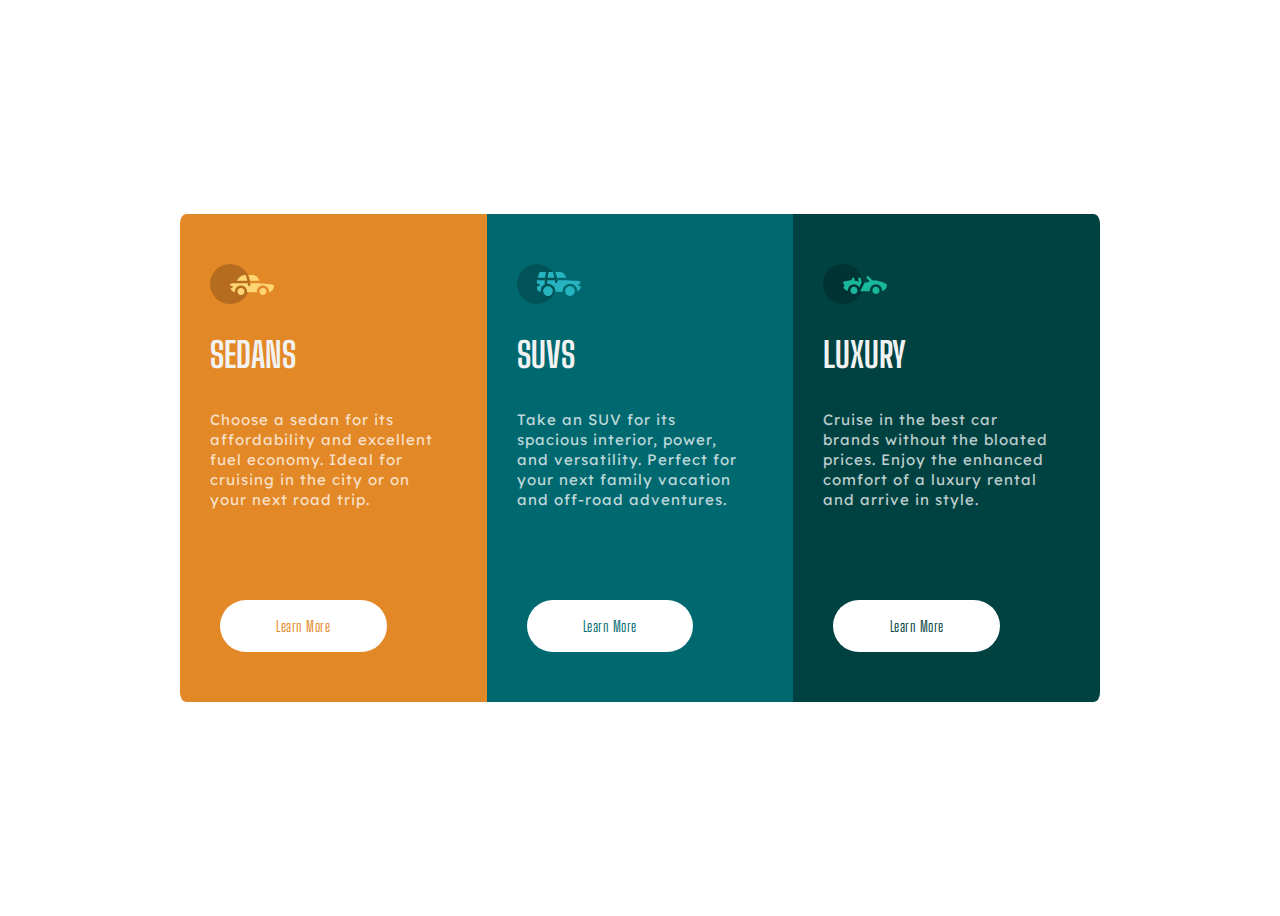
<file: 3-column-preview-card-component-main/index.html>
<!DOCTYPE html>
<html lang="pt-br">
<head>
  <meta charset="UTF-8">
  <meta name="viewport" content="width=device-width, initial-scale=1.0"> <!-- displays site properly based on user's device -->

  <link rel="icon" type="image/png" sizes="32x32" href="./images/favicon-32x32.png">
  <link rel="stylesheet" href="style.css">
  <title>Frontend Mentor | 3-column preview card component</title>

</head>
<body>
  <div class="container">
    <div class="sedans">
      <img src="images\icon-sedans.svg" alt="sedans" class="photo">
      
      <span class="title">
        SEDANS
      </span>

      <p class="text">
        Choose a sedan for its affordability and excellent fuel economy. Ideal for cruising in the city 
        or on your next road trip.
      </p>

      <button class="bt1">
        Learn More
      </button>
    </div>
    
    
    <div class="suvs">
      <img src="images\icon-suvs.svg" alt="suvs" class="photo">

      <span class="title">
        SUVS
      </span>
      
      <p class="text">
        Take an SUV for its spacious interior, power, and versatility. Perfect for your next family vacation 
        and off-road adventures.
      </p>

      <button class="bt2">
        Learn More
      </button>
    </div>

    
    <div class="luxury">
      <img src="images\icon-luxury.svg" alt="luxury" class="photo">
      
      <span class="title">
        LUXURY
      </span>
      
      <p class="text">
        Cruise in the best car brands without the bloated prices. Enjoy the enhanced comfort of a luxury 
        rental and arrive in style.
      </p>

      <button class="bt3">
        Learn More
      </button>
    </div>

  </div>
  </body>
</html>
</file>
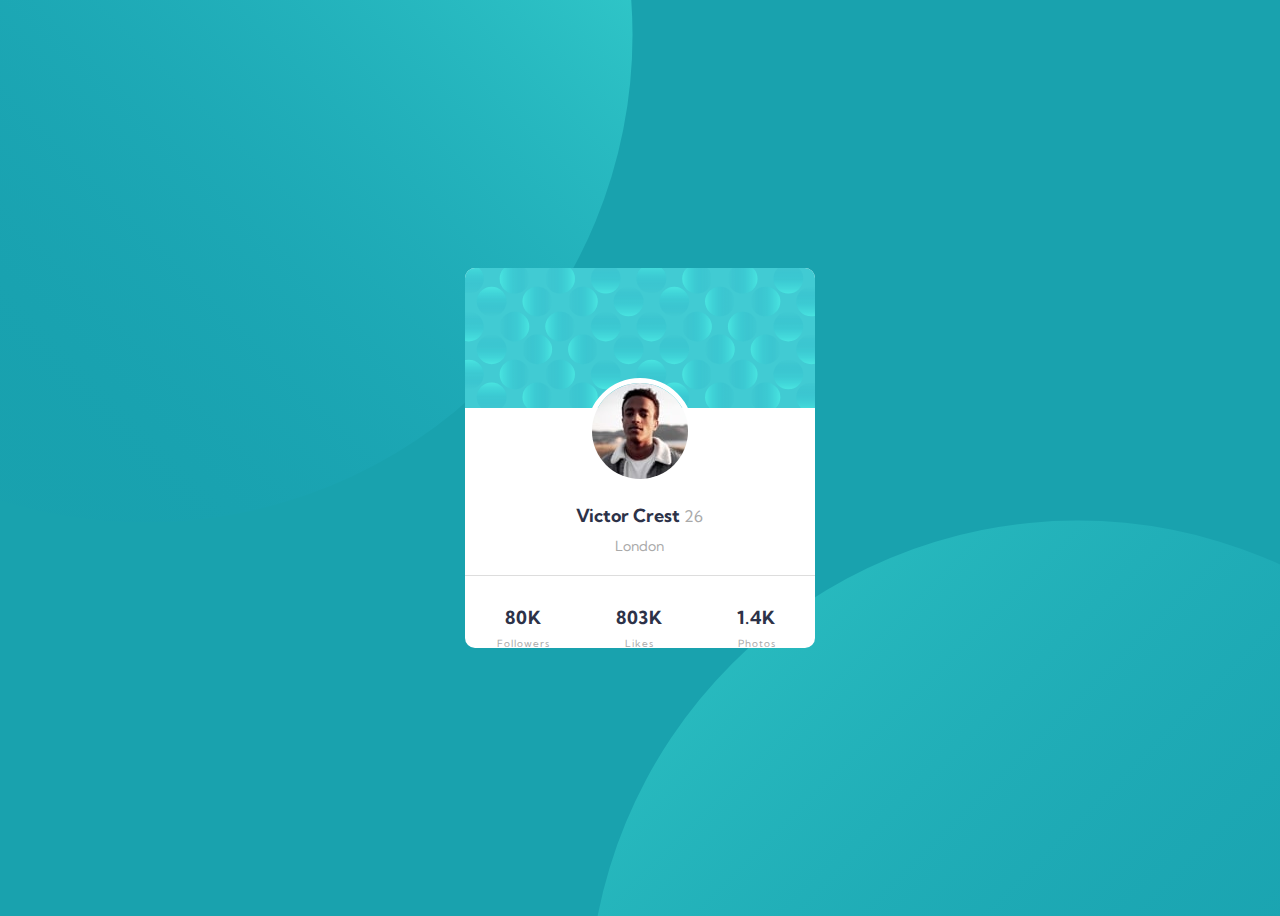
<file: profile-card-component-main/index.html>
<!DOCTYPE html>
<html lang="en">
<head>
  <meta charset="UTF-8">
  <meta name="viewport" content="width=device-width, initial-scale=1.0"> <!-- displays site properly based on user's device -->

  <link rel="icon" type="image/png" sizes="32x32" href="./images/favicon-32x32.png">
  <link rel="stylesheet" href="style.css"> 
  <title>Frontend Mentor | Profile card component</title>

 
</head>
<body>
  <div class="container">
    <img src="images\bg-pattern-card.svg" alt="O cartão" class="card">
    <img src="images\image-victor.jpg" alt="O Grande Victor" class="image">
    <div class="name">
      Victor Crest
      
      <span class="age">
        26
      </span>
    </div>
    
    <div class="city">
      London
    </div>
    
    <div class="followers">
      80K
      <br>
      <span class="status">
        Followers
      </span>
    </div>
    
    <div class="likes">
      803K
      <br>
      <span class="status">
        Likes
      </span>
    </div>
    
    <div class="photos">
      1.4K
      <br>
      <span class="status">
        Photos
      </span>
    </div>
  
  </div>
</body>
</html>
</file>
<file: 3-column-preview-card-component-main/style.css>
@import url('https://fonts.googleapis.com/css2?family=Lexend+Deca&display=swap');
@import url('https://fonts.googleapis.com/css2?family=Big+Shoulders+Display:wght@700&family=Lexend+Deca&display=swap');

body{
    min-height: 100vh;
    display: grid;
    justify-content: center;
    align-content: center;
}

@media only screen and (min-width : 481px) {
    .container{
        display: grid;
        max-height: 500px;
        max-width: 920px;
        grid-template-columns: 1fr 1fr 1fr;
    }
    
    .photo{
        justify-self: left;
        margin: 50px 50px 15px 30px;
    }
    
    .title{
        justify-self: left;
        margin: 15px 50px 35px 30px;
        font-family: 'Big Shoulders Display', cursive;
        font-weight: 700;
        font-size: 35px;
        color: hsl(0, 0%, 95%);
        
    }
    
    .text{
        margin: 0px 50px 60px 30px;
        font-family: 'Lexend Deca', sans-serif;
        font-size: 15px;
        line-height: 20px;
        letter-spacing: 1px;
        color: hsla(0, 0%, 100%, 0.75)
    }
    
    .sedans{
        display: grid;
        grid-row: 1fr 1fr 1fr 1fr;
        color: white;
        background-color: hsl(31, 77%, 52%);
        border-top-left-radius: 2%;
        border-bottom-left-radius: 2%;
        
    }
    
    .suvs{
        display: grid;
        grid-row: 1fr 1fr 1fr 1fr;
        color: white;
        background-color: hsl(184, 100%, 22%);
    }
    
    .luxury{
        display: grid;
        grid-row: 1fr 1fr 1fr 1fr;
        color: white;
        background-color: hsl(179, 100%, 13%);
        border-top-right-radius: 2%;
        border-bottom-right-radius: 2%;
    }

    .bt1{
        color: hsl(31, 77%, 52%);
        background-color: white;

        border-width: 2px;
        border-color: transparent;
        border-radius: 35px;

        padding: 15px 0px;
        
        letter-spacing: 0.5px;

        margin: 30px 100px 50px 40px;
        font-family: 'Big Shoulders Display', cursive;
        font-size: 15px;
    }

    .bt1:hover{
        color: white;
        border-color: white;
        background-color: hsl(31, 77%, 52%);
    }

    .bt2{
        color: hsl(184, 100%, 22%);
        background-color: white;

        border-width: 2px;
        border-color: transparent;
        border-radius: 35px;

        padding: 15px 0px;

        letter-spacing: 0.5px;

        margin: 30px 100px 50px 40px;
        font-family: 'Big Shoulders Display', cursive;
        font-size: 15px;
    }

    .bt2:hover{
        color: white;
        border-color: white;
        background-color: hsl(184, 100%, 22%);
    }

    .bt3{
        color: hsl(179, 100%, 13%);
        background-color: white;

        border-width: 2px;  
        border-color: transparent;
        border-radius: 35px;

        padding: 15px 0px;

        letter-spacing: 0.5px;

        margin: 30px 100px 50px 40px;
        font-family: 'Big Shoulders Display', cursive;
        font-size: 15px;
    }

    .bt3:hover{
        color: white;
        border-color: white;
        background-color: hsl(179, 100%, 13%);
    }
}

@media only screen and (max-device-width : 480px) {
    .container{
        display: grid;
        grid-template-rows: 1fr 1fr 1fr 1fr;
    }
    
    .photo{
        justify-self: left;
        margin: 30px 50px 15px 30px;
    }
    
    .title{
        justify-self: left;
        margin: 30px 50px 15px 30px;
        font-family: 'Lexend Deca', sans-serif;
        font-weight: 700;
        font-size: 20px;
        color: hsl(0, 0%, 95%);
        
    }
    
    .text{
        margin-bottom: 60px;
        margin-left: 30px;
        margin-right: 50px;
        font-family: 'Big Shoulders Display', cursive;
        font-weight: 400;
        font-size: 15px;
        letter-spacing: 1px;
        color: hsla(0, 0%, 100%, 0.75)
    }
    
    .sedans{
        display: grid;
        grid-row: 1fr 1fr 1fr 1fr;
        color: white;
        background-color: hsl(31, 77%, 52%);
        border-top-left-radius: 2%;
        border-bottom-left-radius: 2%;
        
    }
    
    .suvs{
        display: grid;
        grid-row: 1fr 1fr 1fr 1fr;
        color: white;
        background-color: hsl(184, 100%, 22%);
    }
    
    .luxury{
        display: grid;
        grid-row: 1fr 1fr 1fr 1fr;
        color: white;
        background-color: hsl(179, 100%, 13%);
        border-top-right-radius: 2%;
        border-bottom-right-radius: 2%;
    }

    .bt1{
        color: hsl(31, 77%, 52%);
        background-color: white;

        border-width: 2px;
        border-color: transparent;
        border-radius: 35px;

        padding: 15px 0px;
        
        letter-spacing: 0.5px;

        margin: 30px 100px 50px 40px;
        font-family: 'Big Shoulders Display', cursive;
        font-size: 15px;
    }

    .bt2{
        color: hsl(184, 100%, 22%);
        background-color: white;

        border-width: 2px;
        border-color: transparent;
        border-radius: 35px;

        padding: 15px 0px;

        letter-spacing: 0.5px;

        margin: 30px 100px 50px 40px;
        font-family: 'Big Shoulders Display', cursive;
        font-size: 15px;
    }

    .bt3{
        color: hsl(179, 100%, 13%);
        background-color: white;

        border-width: 2px;  
        border-color: transparent;
        border-radius: 35px;

        padding: 15px 0px;

        letter-spacing: 0.5px;

        margin: 30px 100px 50px 40px;
        font-family: 'Big Shoulders Display', cursive;
        font-size: 15px;
    }

}
</file>
<file: profile-card-component-main/style.css>
@import url('https://fonts.googleapis.com/css2?family=Kumbh+Sans:wght@400;700&display=swap');

body{
    min-height: 100vh;
    background-color: hsl(185, 75%, 39%);
    background-image: url(images/bg-pattern-top.svg), url(images/bg-pattern-bottom.svg);
    background-repeat: no-repeat, no-repeat;
    background-position: right calc(47vw + 15%) bottom calc(65vh - 15vw), left calc(40vw + 25%) top calc(72vh - 10vw);
    font-family: 'Kumbh Sans', sans-serif;
    display: grid;
    justify-content: center;
    align-content: center;
}

.container{
    max-height: 380px;
    max-width: 350px;
    color: hsl(229, 23%, 23%);
    background-color: white;
    border-radius: 10px;
    display: grid;
    grid-template-areas: 
    "card      card  card"
    "image     image image"
    "name      name  name"
    "city      city  city"
    "followers likes photos"
    ;
    grid-template-columns: 1fr 1fr 1fr;
}

.card{
    grid-area: card;
    border-top-right-radius: 10px;
    border-top-left-radius: 10px;
    width: 100%;
}

.image{
    grid-area: image;
    border-radius: 50%;
    justify-self: center;
    position: relative;
    bottom: 30px;
    border: 5px solid white;
}

.name{
    grid-area: name;
    justify-self: center;
    font-weight: 700;
    font-size: 18px;
    position: relative;
    bottom: 10px;
}

.age{
    font-size: 16px;
    font-weight: 400;
    color: darkgray;
}

.city{
    grid-area: city;
    justify-self: center;
    font-weight: 400;
    color: darkgray;
    font-size: 14px;
    padding-bottom: 20px;
}

.followers{
    grid-area: followers;
    font-weight: 700;
    font-size: 18px;
    text-align: center;
    border-top: 1px solid rgba(169, 169, 169, 0.4);
    letter-spacing: 1px;
    padding-top: 30px;
    padding-bottom: 50px;
}

.likes{
    grid-area: likes;
    font-weight: 700;
    font-size: 18px;
    text-align: center;
    border-top: 1px solid rgba(169, 169, 169, 0.4);
    letter-spacing: 1px;
    padding-top: 30px;
    padding-bottom: 50px;
}

.photos{
    grid-area: photos;
    font-weight: 700;
    font-size: 18px;
    text-align: center;
    border-top: 1px solid rgba(169, 169, 169, 0.4);
    letter-spacing: 1px;
    padding-top: 30px;
    padding-bottom: 50px;
}

.status{
    color: darkgray;
    font-size: 10px;
    font-weight: 400;
}
</file>
